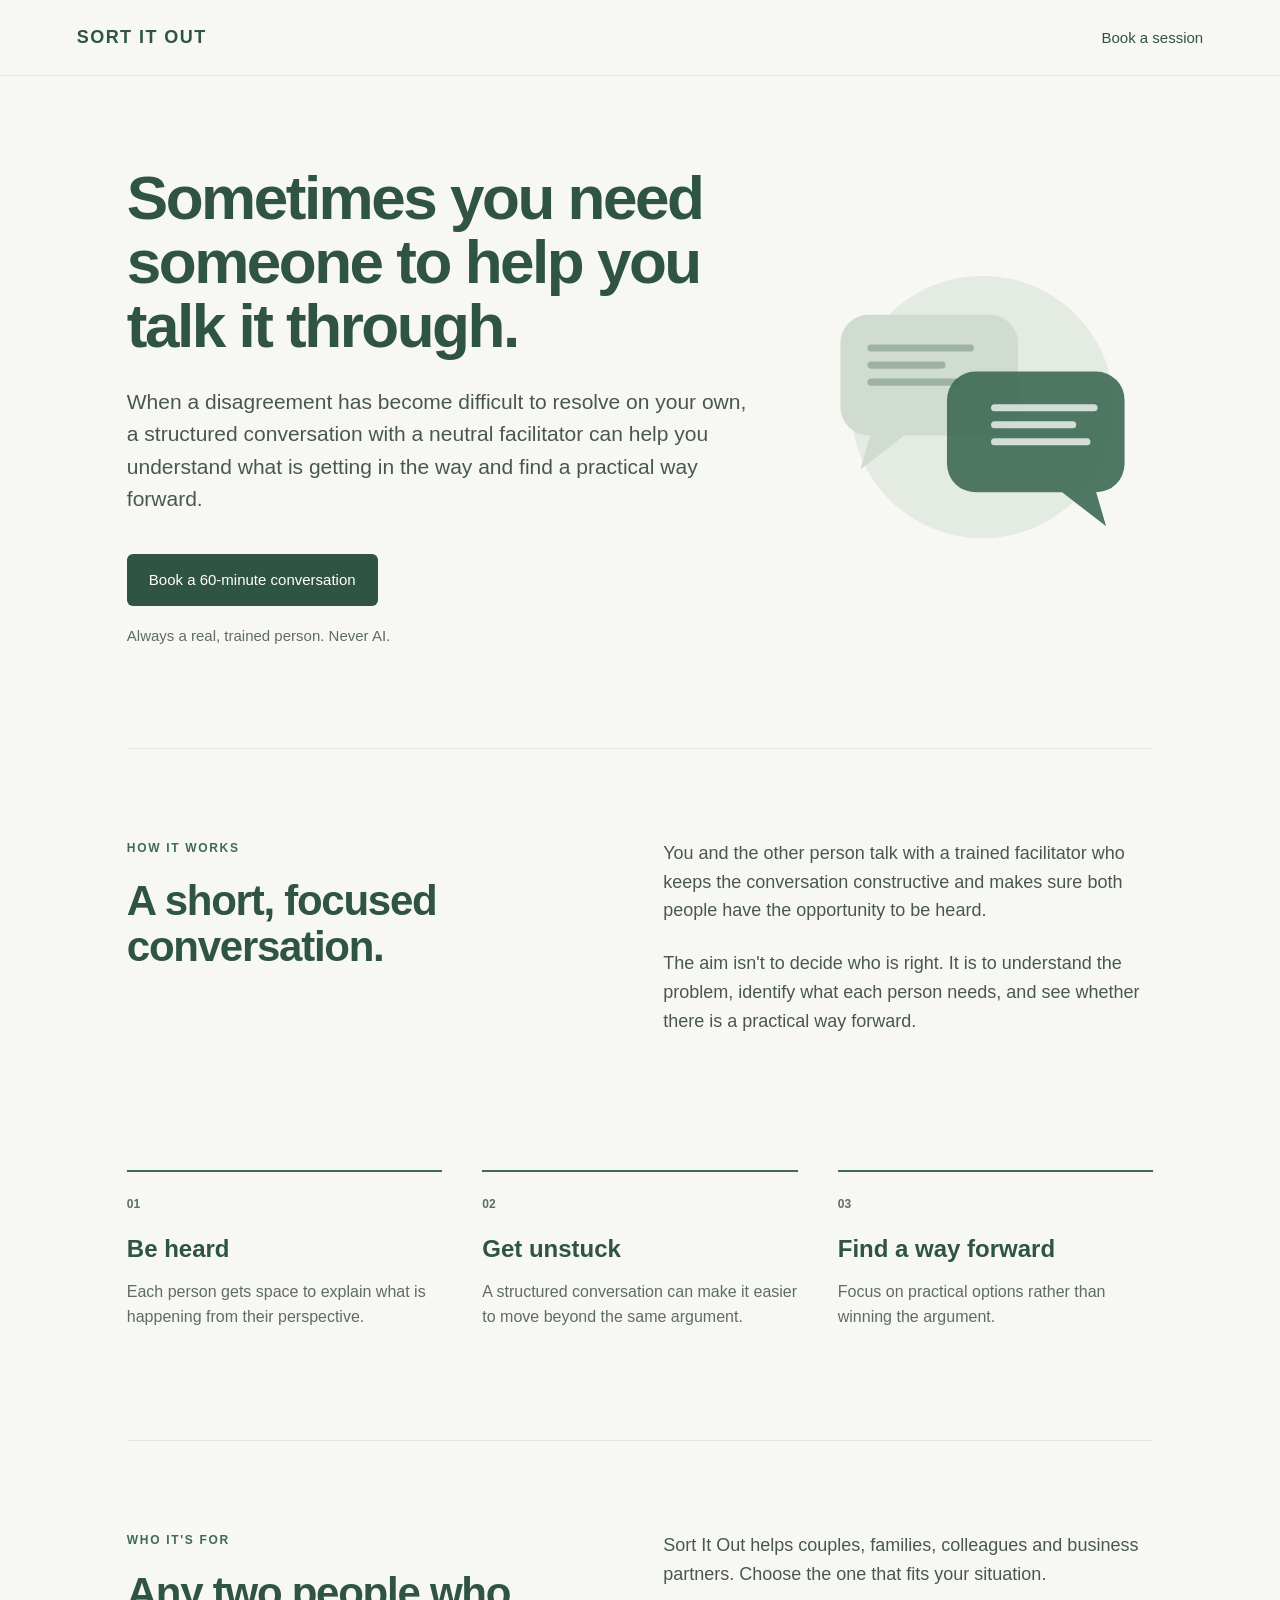
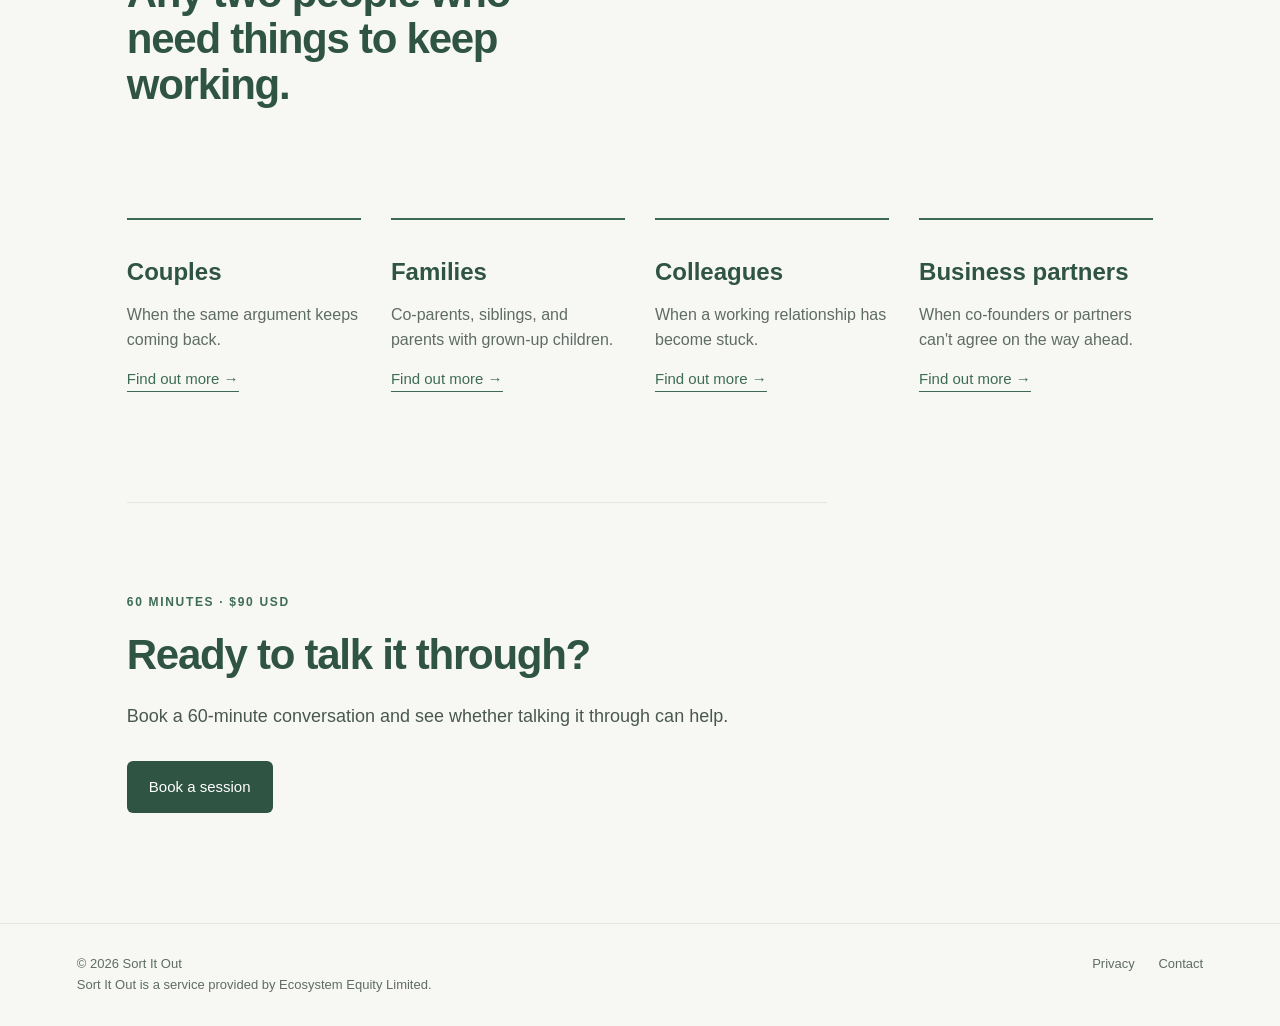
<file: index.html>
<!DOCTYPE html>
<html lang="en">
<head>
    <meta charset="UTF-8">
    <meta name="viewport" content="width=device-width, initial-scale=1.0">
    <title>Sort It Out — Find a way forward</title>
    <meta name="description" content="Sort It Out helps people have difficult conversations and find a practical way forward.">
    <link rel="stylesheet" href="style.css?v=6">
</head>

<body>

<header>
    <div class="logo">SORT IT OUT</div>
    <a href="https://calendly.com/sort-it-out/60-min">Book a session</a>
</header>

<main>

    <section class="hero hero-split">
        <div class="hero-text">
        <h1>Sometimes you need someone to help you talk it through.</h1>

        <p class="intro">
            When a disagreement has become difficult to resolve on your own,
            a structured conversation with a neutral facilitator can help you
            understand what is getting in the way and find a practical way forward.
        </p>

        <a class="button" href="https://calendly.com/mark-ecosystemequity/sort-it-out">
            Book a 60-minute conversation
        </a>

        <p class="hero-note">Always a real, trained person. Never AI.</p>
        </div>

        <div class="hero-art">
            <img src="conversation.svg" alt="" width="480" height="400">
        </div>
    </section>


    <section class="section">
        <div class="section-heading">
            <p class="eyebrow">HOW IT WORKS</p>
            <h2>A short, focused conversation.</h2>
        </div>

        <div class="text">
            <p>
                You and the other person talk with a trained facilitator who
                keeps the conversation constructive and makes sure both people
                have the opportunity to be heard.
            </p>

            <p>
                The aim isn't to decide who is right. It is to understand the
                problem, identify what each person needs, and see whether there
                is a practical way forward.
            </p>
        </div>
    </section>


    <section class="three-column">

        <div>
            <span>01</span>
            <h3>Be heard</h3>
            <p>
                Each person gets space to explain what is happening from
                their perspective.
            </p>
        </div>

        <div>
            <span>02</span>
            <h3>Get unstuck</h3>
            <p>
                A structured conversation can make it easier to move beyond
                the same argument.
            </p>
        </div>

        <div>
            <span>03</span>
            <h3>Find a way forward</h3>
            <p>
                Focus on practical options rather than winning the argument.
            </p>
        </div>

    </section>


    <section class="section">
        <div class="section-heading">
            <p class="eyebrow">WHO IT'S FOR</p>
            <h2>Any two people who need things to keep working.</h2>
        </div>

        <div class="text">
            <p>
                Sort It Out helps couples, families, colleagues and business
                partners. Choose the one that fits your situation.
            </p>
        </div>
    </section>


    <section class="three-column four-column">

        <div>
            <h3><a href="couples.html">Couples</a></h3>
            <p>
                When the same argument keeps coming back.
            </p>
            <a class="more" href="couples.html">Find out more →</a>
        </div>

        <div>
            <h3><a href="families.html">Families</a></h3>
            <p>
                Co-parents, siblings, and parents with grown-up children.
            </p>
            <a class="more" href="families.html">Find out more →</a>
        </div>

        <div>
            <h3><a href="colleagues.html">Colleagues</a></h3>
            <p>
                When a working relationship has become stuck.
            </p>
            <a class="more" href="colleagues.html">Find out more →</a>
        </div>

        <div>
            <h3><a href="business-partners.html">Business partners</a></h3>
            <p>
                When co-founders or partners can't agree on the way ahead.
            </p>
            <a class="more" href="business-partners.html">Find out more →</a>
        </div>

    </section>


    <section class="book" id="book">
        <p class="eyebrow">60 MINUTES · $90 USD</p>

        <h2>Ready to talk it through?</h2>

        <p>
            Book a 60-minute conversation and see whether talking it through
            can help.
        </p>

        <a class="button" href="https://calendly.com/mark-ecosystemequity/sort-it-out">
            Book a session
        </a>
    </section>

</main>


<footer>
    <div>
        <div>© 2026 Sort It Out</div>
        <div>Sort It Out is a service provided by Ecosystem Equity Limited.</div>
    </div>
    <div>
        <a href="#">Privacy</a>
        <a href="#">Contact</a>
    </div>
</footer>

</body>
</html>
</file>
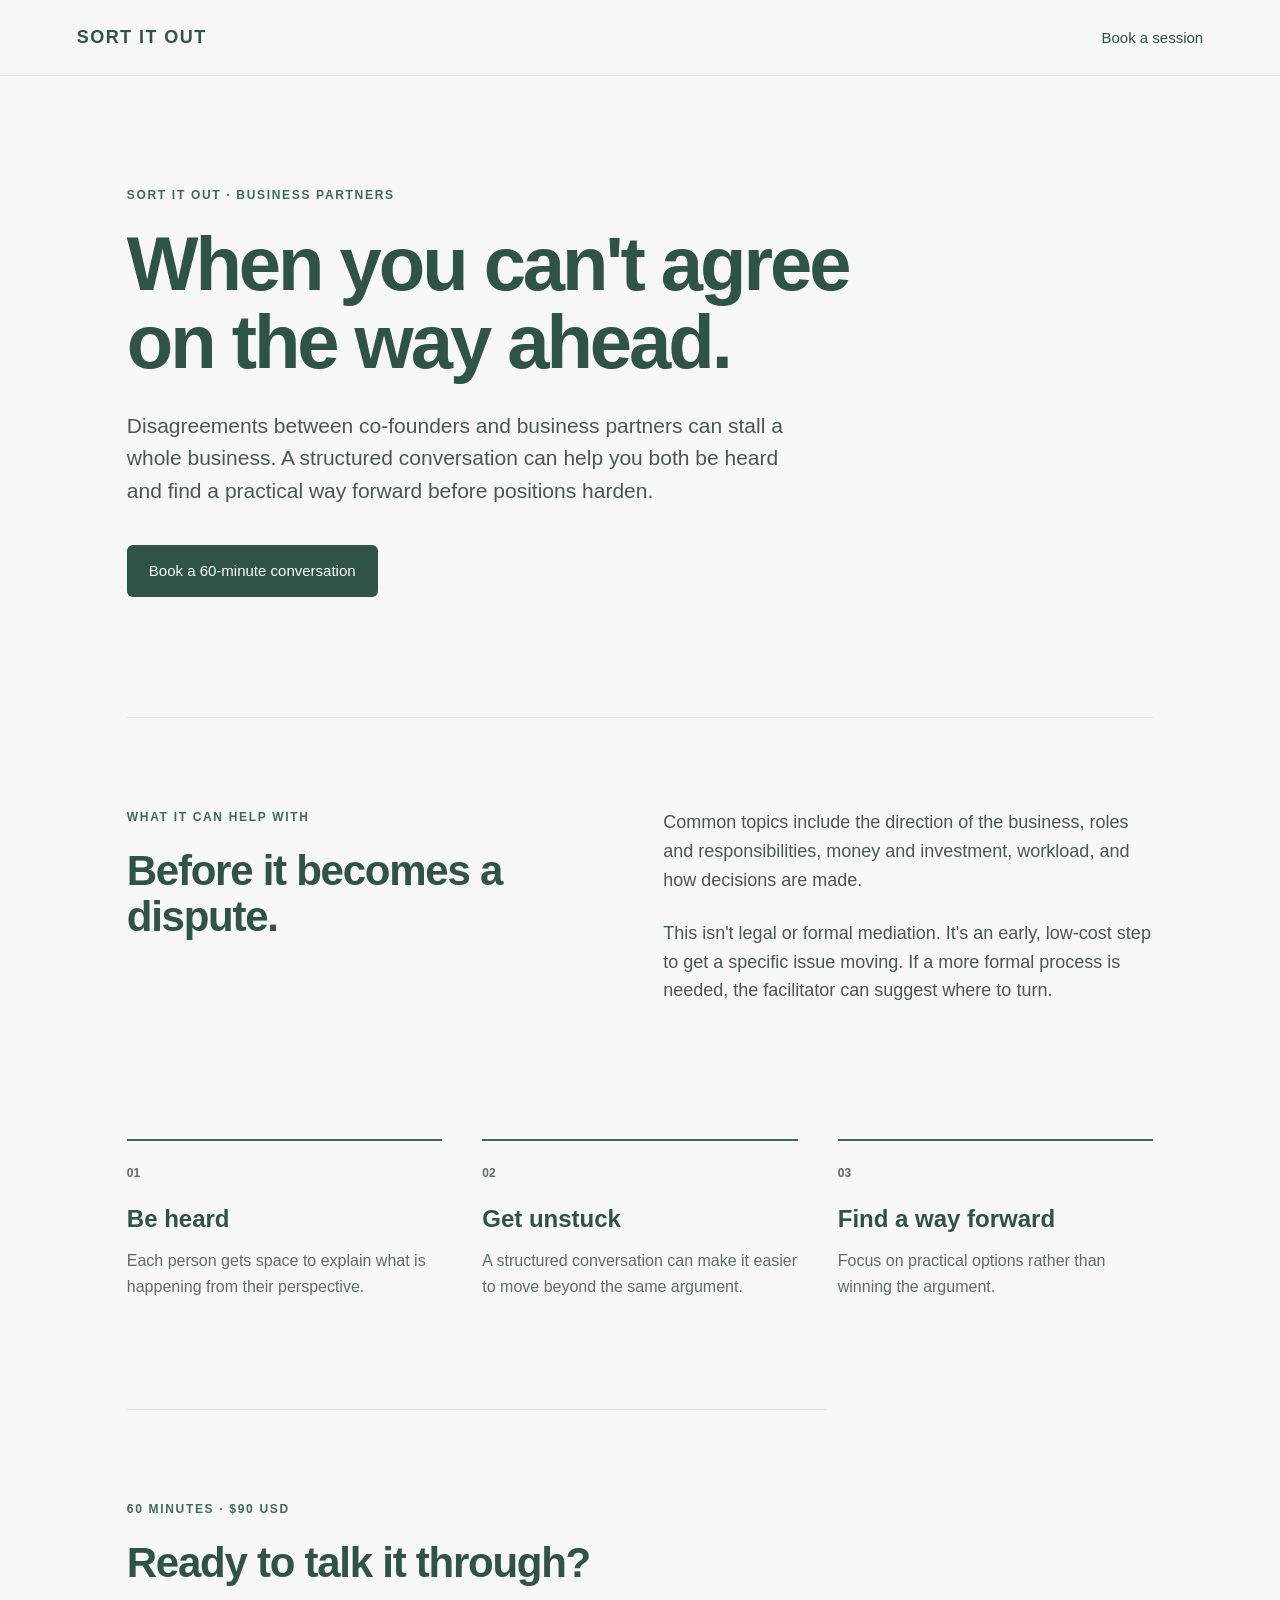
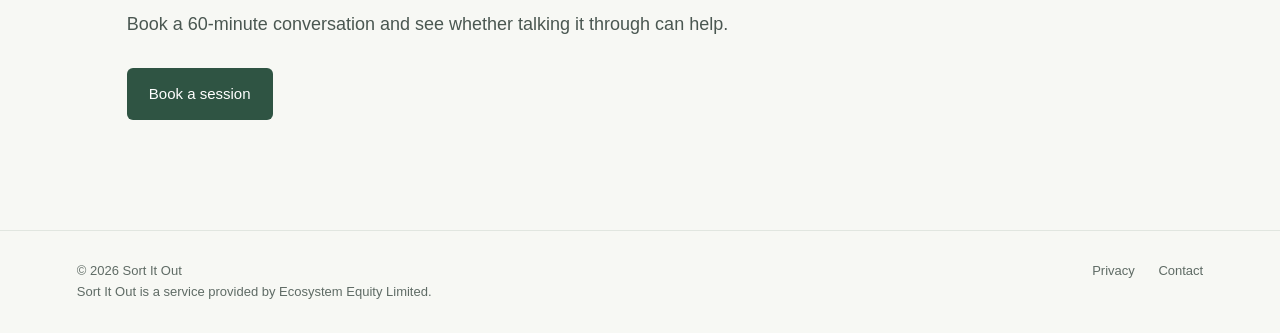
<file: business-partners.html>
<!DOCTYPE html>
<html lang="en">
<head>
    <meta charset="UTF-8">
    <meta name="viewport" content="width=device-width, initial-scale=1.0">
    <title>Sort It Out for Business partners — Find a way forward</title>
    <meta name="description" content="A single structured conversation for co-founders and business partners stuck on a specific disagreement.">
    <link rel="stylesheet" href="style.css?v=6">
</head>

<body>

<header>
    <a class="logo" href="index.html">SORT IT OUT</a>
    <a href="https://calendly.com/mark-ecosystemequity/sort-it-out">Book a session</a>
</header>

<main>

    <section class="hero">
        <p class="eyebrow">SORT IT OUT · BUSINESS PARTNERS</p>

        <h1>When you can't agree on the way ahead.</h1>

        <p class="intro">
            Disagreements between co-founders and business partners can stall a whole business. A structured conversation can help you both be heard and find a practical way forward before positions harden.
        </p>

        <a class="button" href="https://calendly.com/mark-ecosystemequity/sort-it-out">
            Book a 60-minute conversation
        </a>
    </section>


    <section class="section">
        <div class="section-heading">
            <p class="eyebrow">WHAT IT CAN HELP WITH</p>
            <h2>Before it becomes a dispute.</h2>
        </div>

        <div class="text">
            <p>
                Common topics include the direction of the business, roles and responsibilities, money and investment, workload, and how decisions are made.
            </p>

            <p>
                This isn't legal or formal mediation. It's an early, low-cost step to get a specific issue moving. If a more formal process is needed, the facilitator can suggest where to turn.
            </p>
        </div>
    </section>


    <section class="three-column">

        <div>
            <span>01</span>
            <h3>Be heard</h3>
            <p>
                Each person gets space to explain what is happening from
                their perspective.
            </p>
        </div>

        <div>
            <span>02</span>
            <h3>Get unstuck</h3>
            <p>
                A structured conversation can make it easier to move beyond
                the same argument.
            </p>
        </div>

        <div>
            <span>03</span>
            <h3>Find a way forward</h3>
            <p>
                Focus on practical options rather than winning the argument.
            </p>
        </div>

    </section>


    <section class="book" id="book">
        <p class="eyebrow">60 MINUTES · $90 USD</p>

        <h2>Ready to talk it through?</h2>

        <p>
            Book a 60-minute conversation and see whether talking it through
            can help.
        </p>

        <a class="button" href="https://calendly.com/mark-ecosystemequity/sort-it-out">
            Book a session
        </a>
    </section>

</main>


<footer>
    <div>
        <div>© 2026 Sort It Out</div>
        <div>Sort It Out is a service provided by Ecosystem Equity Limited.</div>
    </div>
    <div>
        <a href="#">Privacy</a>
        <a href="#">Contact</a>
    </div>
</footer>

</body>
</html>
</file>
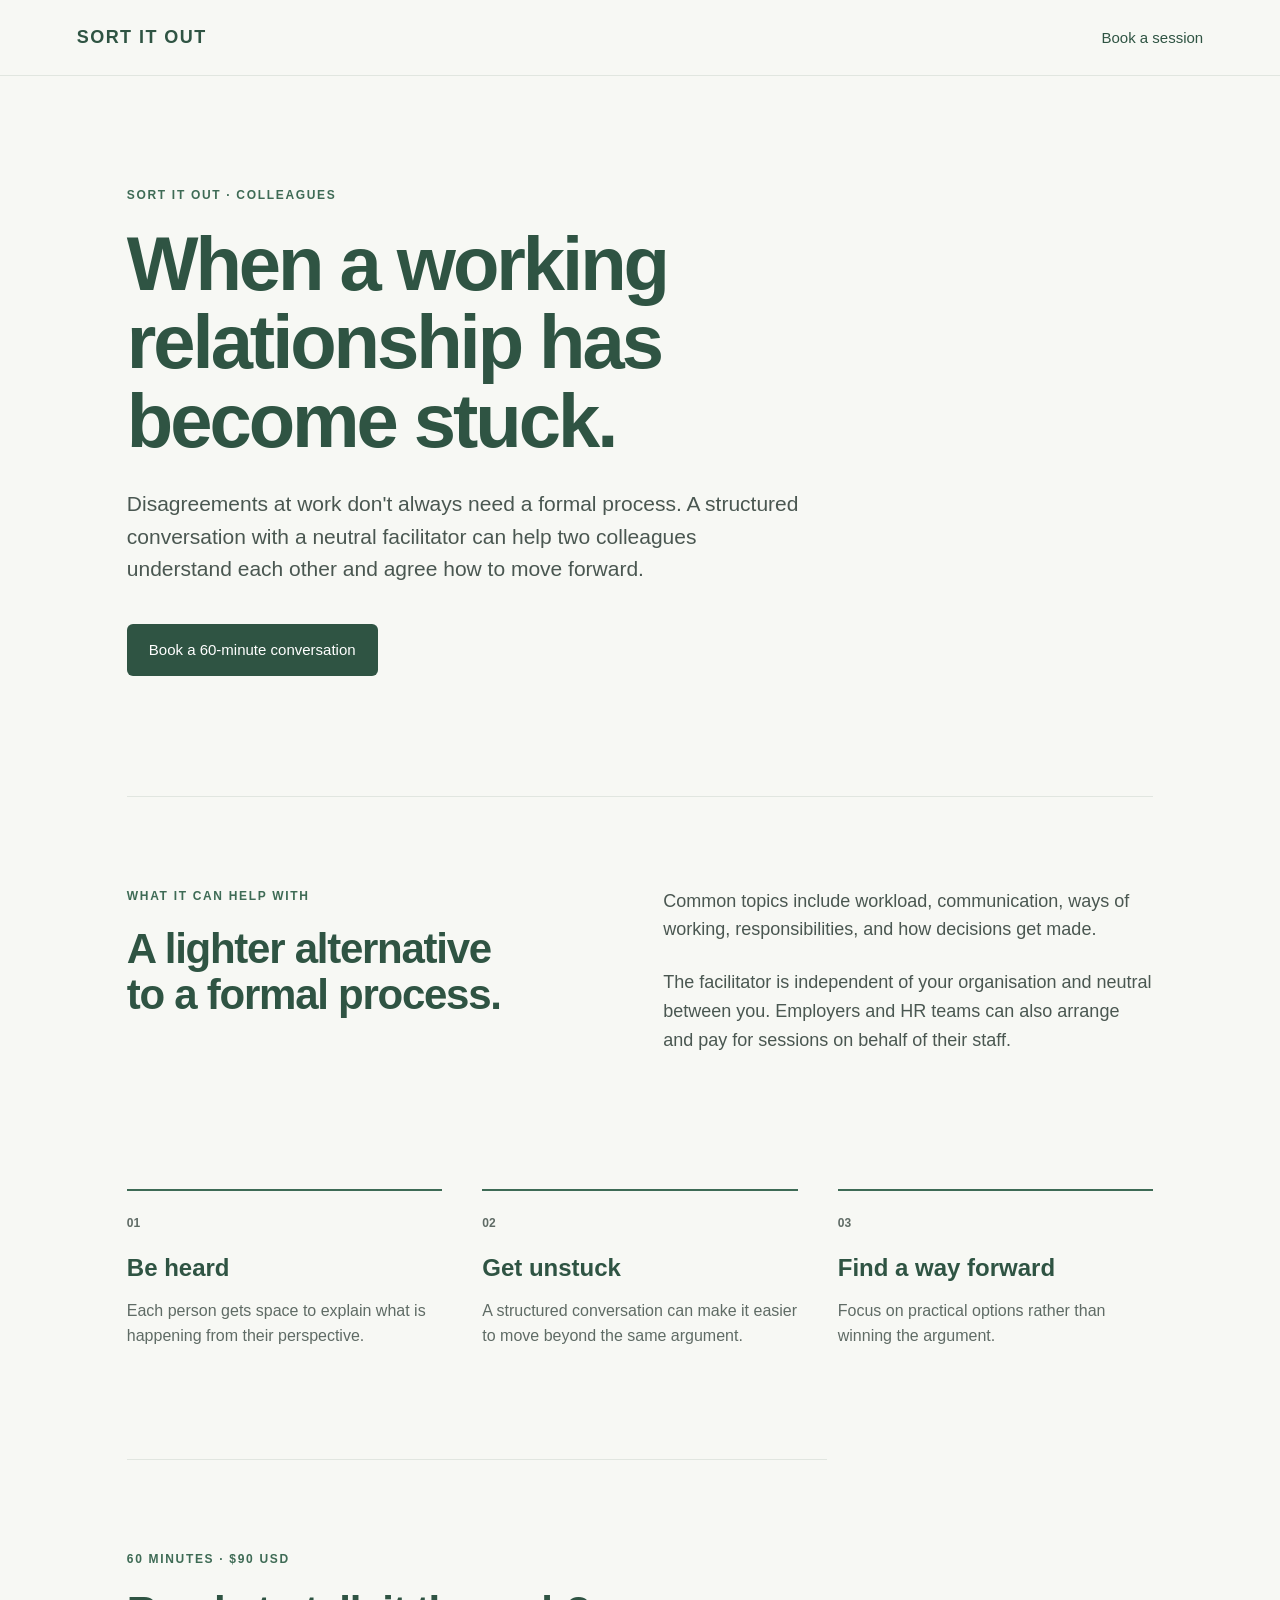
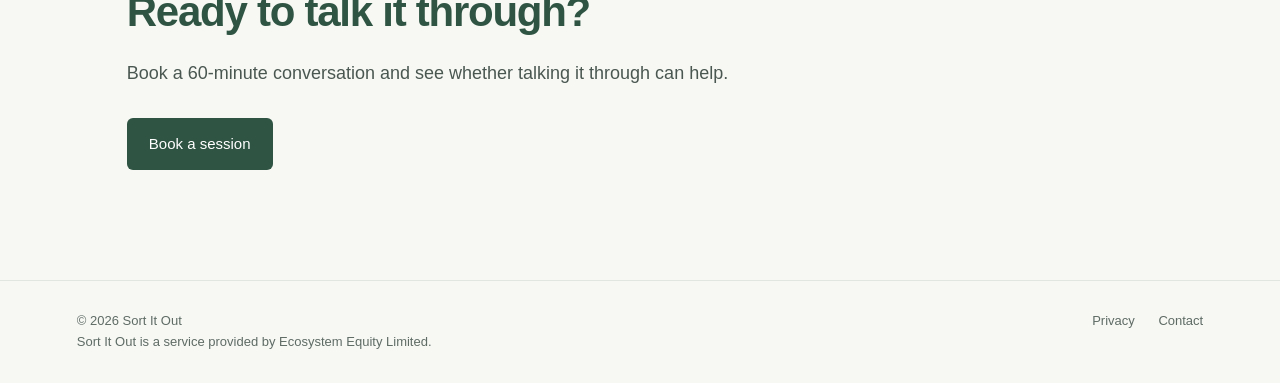
<file: colleagues.html>
<!DOCTYPE html>
<html lang="en">
<head>
    <meta charset="UTF-8">
    <meta name="viewport" content="width=device-width, initial-scale=1.0">
    <title>Sort It Out for Colleagues — Find a way forward</title>
    <meta name="description" content="A single structured conversation for colleagues stuck on a specific disagreement at work.">
    <link rel="stylesheet" href="style.css?v=6">
</head>

<body>

<header>
    <a class="logo" href="index.html">SORT IT OUT</a>
    <a href="https://calendly.com/mark-ecosystemequity/sort-it-out">Book a session</a>
</header>

<main>

    <section class="hero">
        <p class="eyebrow">SORT IT OUT · COLLEAGUES</p>

        <h1>When a working relationship has become stuck.</h1>

        <p class="intro">
            Disagreements at work don't always need a formal process. A structured conversation with a neutral facilitator can help two colleagues understand each other and agree how to move forward.
        </p>

        <a class="button" href="https://calendly.com/mark-ecosystemequity/sort-it-out">
            Book a 60-minute conversation
        </a>
    </section>


    <section class="section">
        <div class="section-heading">
            <p class="eyebrow">WHAT IT CAN HELP WITH</p>
            <h2>A lighter alternative to a formal process.</h2>
        </div>

        <div class="text">
            <p>
                Common topics include workload, communication, ways of working, responsibilities, and how decisions get made.
            </p>

            <p>
                The facilitator is independent of your organisation and neutral between you. Employers and HR teams can also arrange and pay for sessions on behalf of their staff.
            </p>
        </div>
    </section>


    <section class="three-column">

        <div>
            <span>01</span>
            <h3>Be heard</h3>
            <p>
                Each person gets space to explain what is happening from
                their perspective.
            </p>
        </div>

        <div>
            <span>02</span>
            <h3>Get unstuck</h3>
            <p>
                A structured conversation can make it easier to move beyond
                the same argument.
            </p>
        </div>

        <div>
            <span>03</span>
            <h3>Find a way forward</h3>
            <p>
                Focus on practical options rather than winning the argument.
            </p>
        </div>

    </section>


    <section class="book" id="book">
        <p class="eyebrow">60 MINUTES · $90 USD</p>

        <h2>Ready to talk it through?</h2>

        <p>
            Book a 60-minute conversation and see whether talking it through
            can help.
        </p>

        <a class="button" href="https://calendly.com/mark-ecosystemequity/sort-it-out">
            Book a session
        </a>
    </section>

</main>


<footer>
    <div>
        <div>© 2026 Sort It Out</div>
        <div>Sort It Out is a service provided by Ecosystem Equity Limited.</div>
    </div>
    <div>
        <a href="#">Privacy</a>
        <a href="#">Contact</a>
    </div>
</footer>

</body>
</html>
</file>
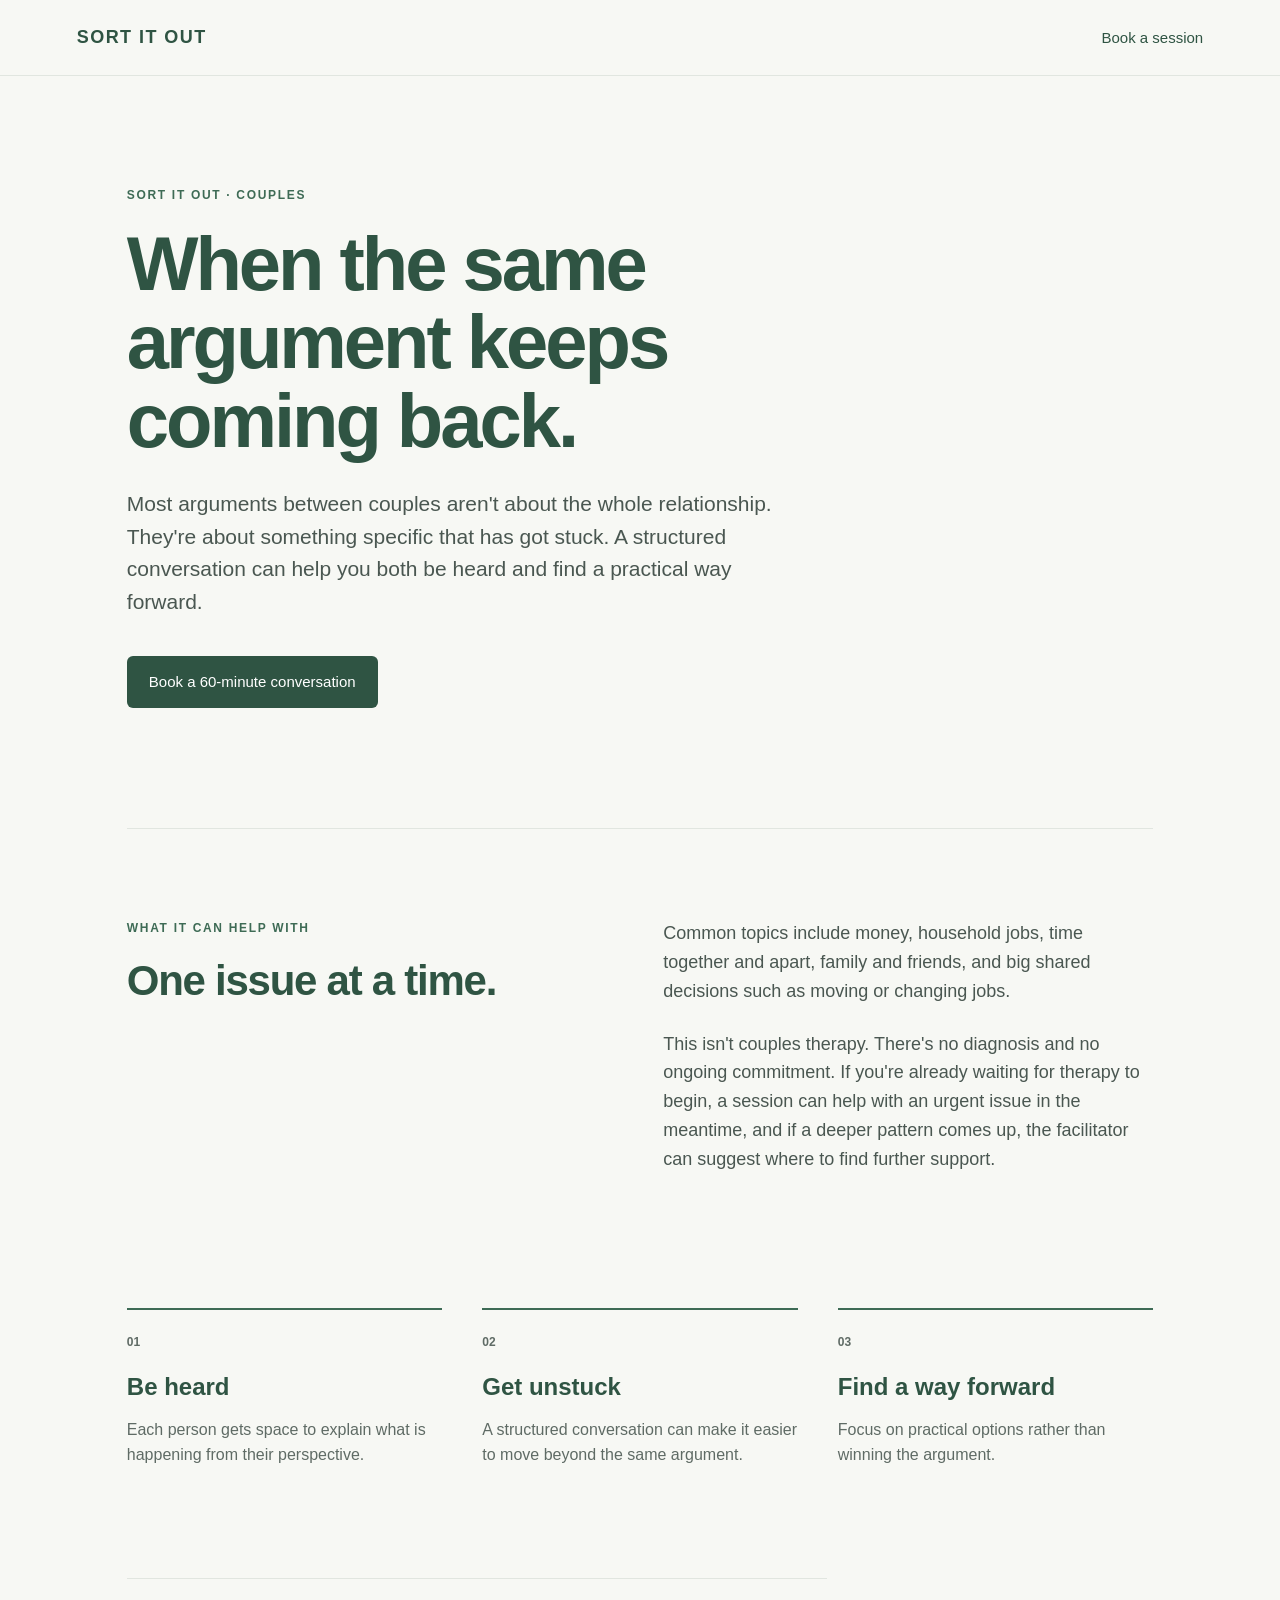
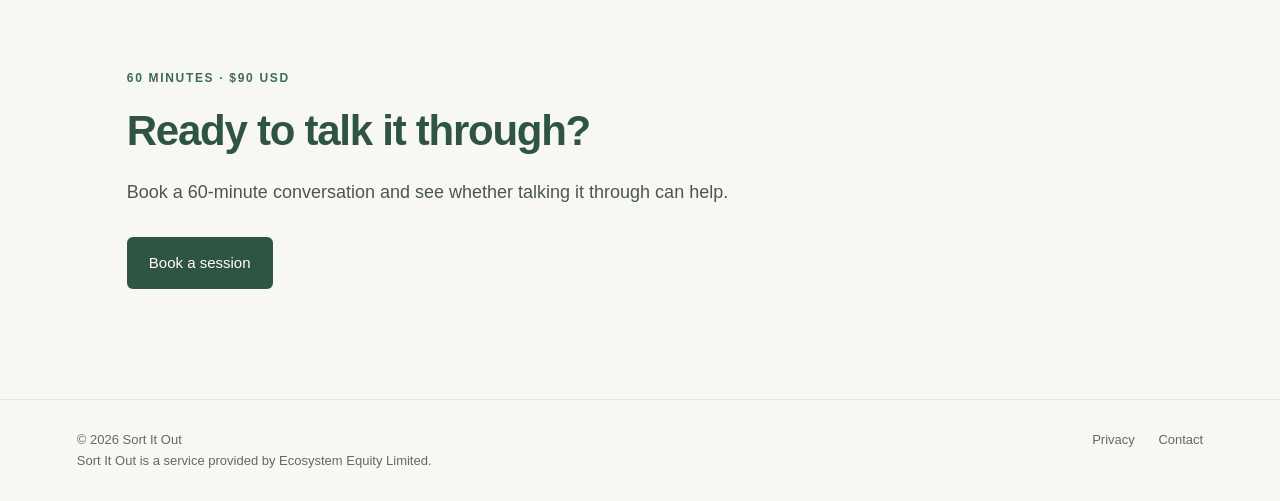
<file: couples.html>
<!DOCTYPE html>
<html lang="en">
<head>
    <meta charset="UTF-8">
    <meta name="viewport" content="width=device-width, initial-scale=1.0">
    <title>Sort It Out for Couples — Find a way forward</title>
    <meta name="description" content="A single structured conversation for couples stuck on a specific disagreement.">
    <link rel="stylesheet" href="style.css?v=6">
</head>

<body>

<header>
    <a class="logo" href="index.html">SORT IT OUT</a>
    <a href="https://calendly.com/mark-ecosystemequity/sort-it-out">Book a session</a>
</header>

<main>

    <section class="hero">
        <p class="eyebrow">SORT IT OUT · COUPLES</p>

        <h1>When the same argument keeps coming back.</h1>

        <p class="intro">
            Most arguments between couples aren't about the whole relationship. They're about something specific that has got stuck. A structured conversation can help you both be heard and find a practical way forward.
        </p>

        <a class="button" href="https://calendly.com/mark-ecosystemequity/sort-it-out">
            Book a 60-minute conversation
        </a>
    </section>


    <section class="section">
        <div class="section-heading">
            <p class="eyebrow">WHAT IT CAN HELP WITH</p>
            <h2>One issue at a time.</h2>
        </div>

        <div class="text">
            <p>
                Common topics include money, household jobs, time together and apart, family and friends, and big shared decisions such as moving or changing jobs.
            </p>

            <p>
                This isn't couples therapy. There's no diagnosis and no ongoing commitment. If you're already waiting for therapy to begin, a session can help with an urgent issue in the meantime, and if a deeper pattern comes up, the facilitator can suggest where to find further support.
            </p>
        </div>
    </section>


    <section class="three-column">

        <div>
            <span>01</span>
            <h3>Be heard</h3>
            <p>
                Each person gets space to explain what is happening from
                their perspective.
            </p>
        </div>

        <div>
            <span>02</span>
            <h3>Get unstuck</h3>
            <p>
                A structured conversation can make it easier to move beyond
                the same argument.
            </p>
        </div>

        <div>
            <span>03</span>
            <h3>Find a way forward</h3>
            <p>
                Focus on practical options rather than winning the argument.
            </p>
        </div>

    </section>


    <section class="book" id="book">
        <p class="eyebrow">60 MINUTES · $90 USD</p>

        <h2>Ready to talk it through?</h2>

        <p>
            Book a 60-minute conversation and see whether talking it through
            can help.
        </p>

        <a class="button" href="https://calendly.com/mark-ecosystemequity/sort-it-out">
            Book a session
        </a>
    </section>

</main>


<footer>
    <div>
        <div>© 2026 Sort It Out</div>
        <div>Sort It Out is a service provided by Ecosystem Equity Limited.</div>
    </div>
    <div>
        <a href="#">Privacy</a>
        <a href="#">Contact</a>
    </div>
</footer>

</body>
</html>
</file>
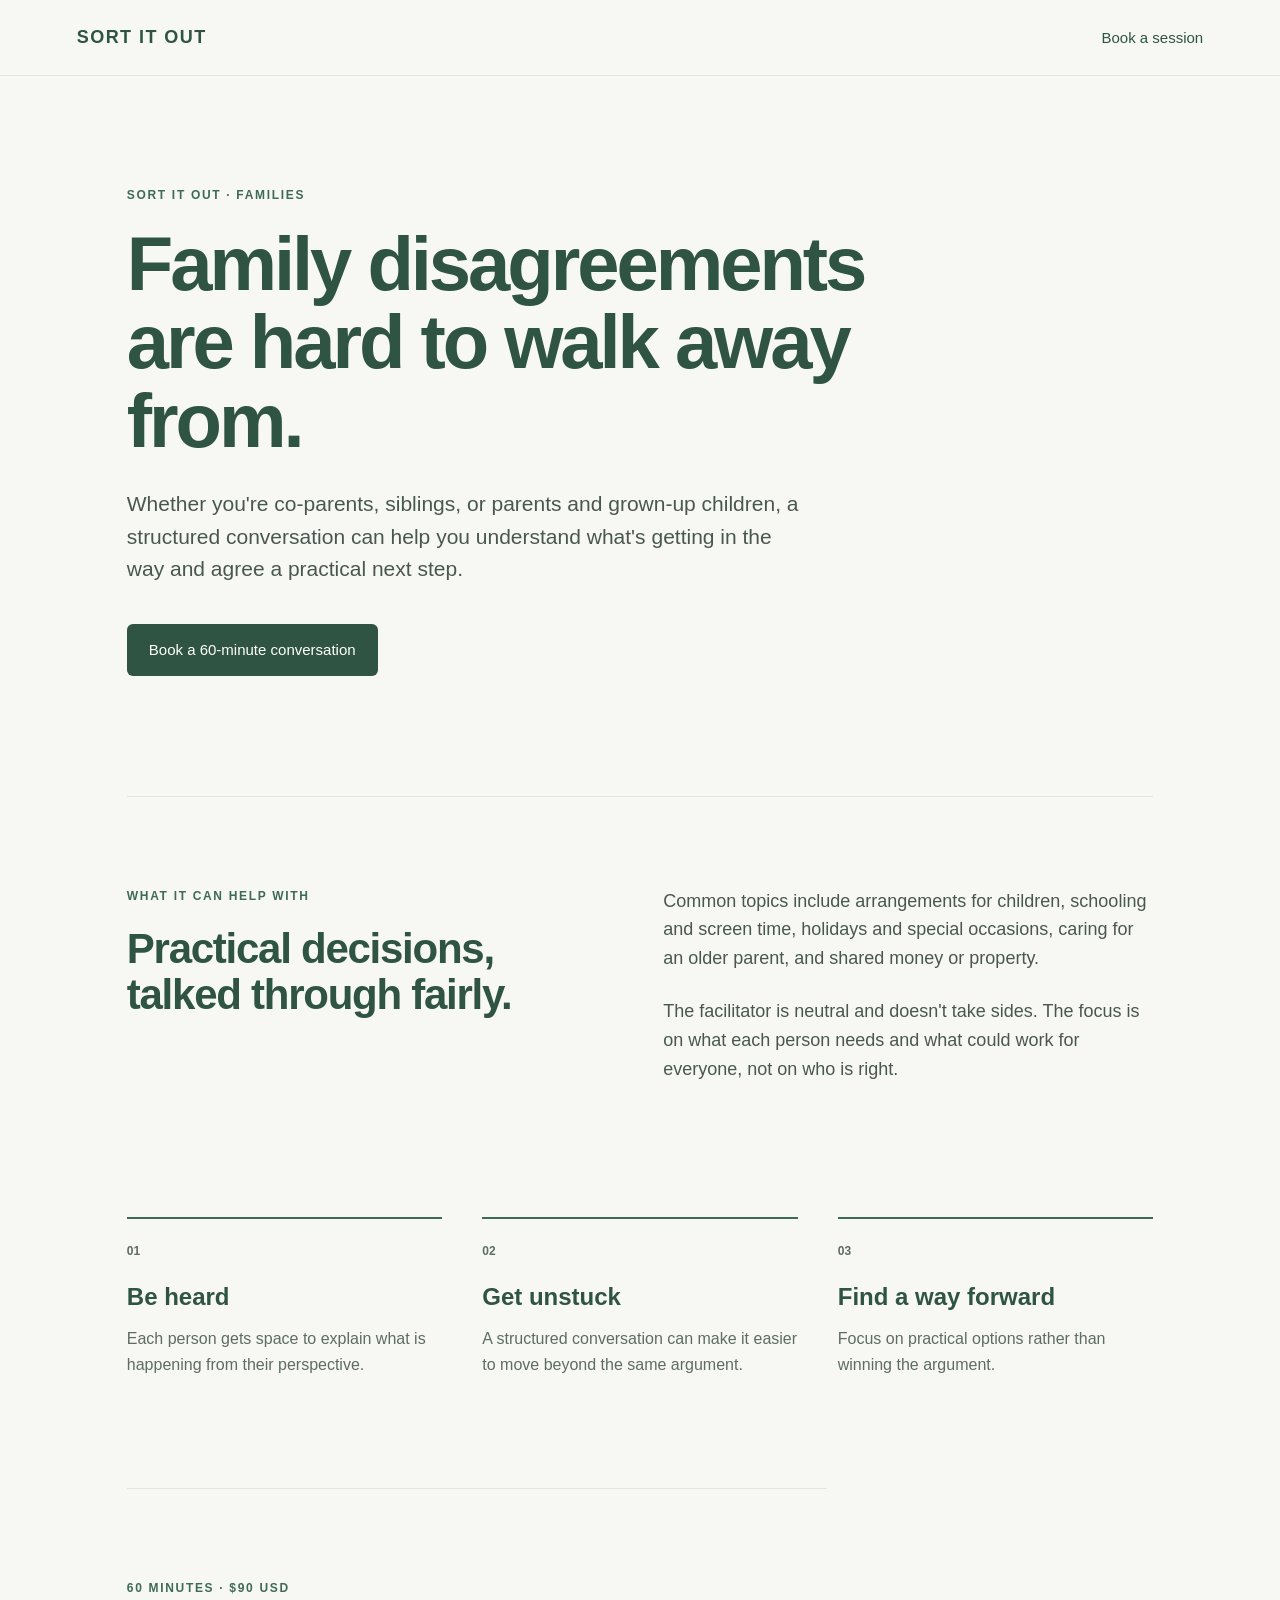
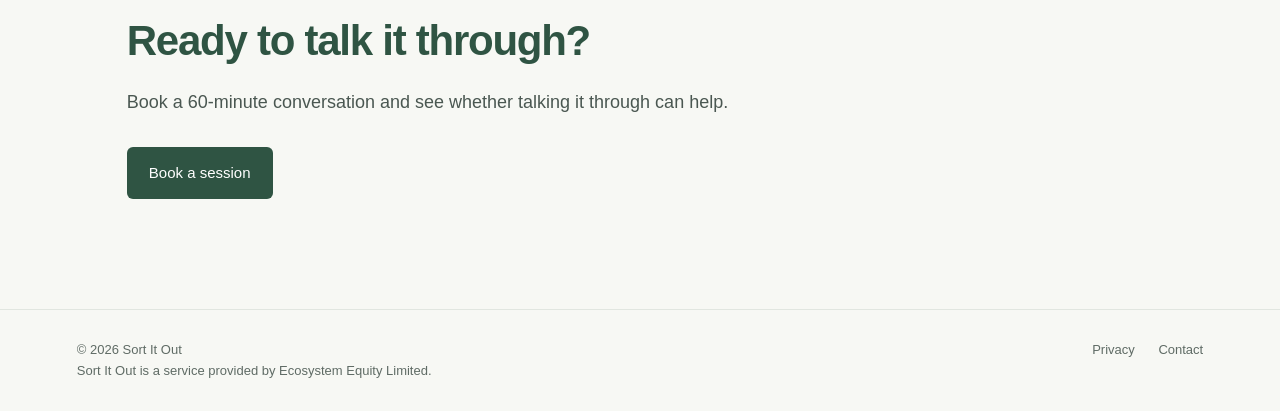
<file: families.html>
<!DOCTYPE html>
<html lang="en">
<head>
    <meta charset="UTF-8">
    <meta name="viewport" content="width=device-width, initial-scale=1.0">
    <title>Sort It Out for Families — Find a way forward</title>
    <meta name="description" content="A single structured conversation for co-parents, siblings and families stuck on a specific disagreement.">
    <link rel="stylesheet" href="style.css?v=6">
</head>

<body>

<header>
    <a class="logo" href="index.html">SORT IT OUT</a>
    <a href="https://calendly.com/mark-ecosystemequity/sort-it-out">Book a session</a>
</header>

<main>

    <section class="hero">
        <p class="eyebrow">SORT IT OUT · FAMILIES</p>

        <h1>Family disagreements are hard to walk away from.</h1>

        <p class="intro">
            Whether you're co-parents, siblings, or parents and grown-up children, a structured conversation can help you understand what's getting in the way and agree a practical next step.
        </p>

        <a class="button" href="https://calendly.com/mark-ecosystemequity/sort-it-out">
            Book a 60-minute conversation
        </a>
    </section>


    <section class="section">
        <div class="section-heading">
            <p class="eyebrow">WHAT IT CAN HELP WITH</p>
            <h2>Practical decisions, talked through fairly.</h2>
        </div>

        <div class="text">
            <p>
                Common topics include arrangements for children, schooling and screen time, holidays and special occasions, caring for an older parent, and shared money or property.
            </p>

            <p>
                The facilitator is neutral and doesn't take sides. The focus is on what each person needs and what could work for everyone, not on who is right.
            </p>
        </div>
    </section>


    <section class="three-column">

        <div>
            <span>01</span>
            <h3>Be heard</h3>
            <p>
                Each person gets space to explain what is happening from
                their perspective.
            </p>
        </div>

        <div>
            <span>02</span>
            <h3>Get unstuck</h3>
            <p>
                A structured conversation can make it easier to move beyond
                the same argument.
            </p>
        </div>

        <div>
            <span>03</span>
            <h3>Find a way forward</h3>
            <p>
                Focus on practical options rather than winning the argument.
            </p>
        </div>

    </section>


    <section class="book" id="book">
        <p class="eyebrow">60 MINUTES · $90 USD</p>

        <h2>Ready to talk it through?</h2>

        <p>
            Book a 60-minute conversation and see whether talking it through
            can help.
        </p>

        <a class="button" href="https://calendly.com/mark-ecosystemequity/sort-it-out">
            Book a session
        </a>
    </section>

</main>


<footer>
    <div>
        <div>© 2026 Sort It Out</div>
        <div>Sort It Out is a service provided by Ecosystem Equity Limited.</div>
    </div>
    <div>
        <a href="#">Privacy</a>
        <a href="#">Contact</a>
    </div>
</footer>

</body>
</html>
</file>
<file: style.css>
* {
    box-sizing: border-box;
}

html {
    scroll-behavior: smooth;
}

body {
    margin: 0;
    font-family: Arial, Helvetica, sans-serif;
    color: #2f5443;
    background: #f7f8f4;
    line-height: 1.6;
}

header {
    height: 76px;
    padding: 0 6vw;
    display: flex;
    align-items: center;
    justify-content: space-between;
    border-bottom: 1px solid #e1e6e0;
}

.logo {
    font-size: 18px;
    font-weight: 700;
    letter-spacing: 0.08em;
}

header a {
    color: #2f5443;
    text-decoration: none;
    font-size: 15px;
}

main {
    max-width: 1180px;
    margin: 0 auto;
    padding: 0 6vw;
}

.hero {
    max-width: 850px;
    padding: 110px 0 120px;
}

.eyebrow {
    margin: 0 0 20px;
    font-size: 12px;
    font-weight: 700;
    letter-spacing: 0.14em;
    color: #3e6b55;
}

h1 {
    max-width: 800px;
    margin: 0 0 28px;
    font-size: clamp(44px, 6vw, 76px);
    line-height: 1.03;
    letter-spacing: -0.04em;
    font-weight: 600;
}

.intro {
    max-width: 680px;
    margin: 0 0 38px;
    font-size: 21px;
    line-height: 1.55;
    color: #4a5751;
}

.button {
    display: inline-block;
    padding: 14px 22px;
    background: #2f5443;
    color: white;
    text-decoration: none;
    font-size: 15px;
    border-radius: 6px;
    transition: background-color 0.15s ease;
}

.button:hover {
    background: #24423a;
}

a:focus-visible {
    outline: 2px solid #3e6b55;
    outline-offset: 3px;
    border-radius: 4px;
}

.three-column .more:hover,
header a:hover,
footer a:hover {
    color: #2f5443;
}

.section {
    padding: 90px 0;
    border-top: 1px solid #e1e6e0;
    display: grid;
    grid-template-columns: 1fr 1.2fr;
    gap: 10vw;
}

.section-heading h2,
.book h2 {
    margin: 0;
    font-size: 42px;
    line-height: 1.1;
    letter-spacing: -0.03em;
    font-weight: 600;
}

.text {
    max-width: 600px;
    font-size: 18px;
    color: #4a5751;
}

.text p {
    margin-top: 0;
    margin-bottom: 24px;
}

.three-column {
    padding: 20px 0 110px;
    display: grid;
    grid-template-columns: repeat(3, 1fr);
    gap: 40px;
}

.three-column div {
    border-top: 2px solid #3e6b55;
    padding-top: 18px;
}

.three-column span {
    font-size: 12px;
    font-weight: 700;
    color: #5f6b65;
}

h3 {
    margin: 15px 0 10px;
    font-size: 24px;
    font-weight: 600;
}

.three-column p {
    margin: 0;
    color: #5f6b65;
}

.book {
    padding: 90px 0 110px;
    border-top: 1px solid #e1e6e0;
    max-width: 700px;
}

.book p:not(.eyebrow) {
    margin: 24px 0 30px;
    font-size: 18px;
    color: #4a5751;
}

footer {
    padding: 30px 6vw;
    border-top: 1px solid #e1e6e0;
    display: flex;
    justify-content: space-between;
    color: #5f6b65;
    font-size: 13px;
}

footer a {
    margin-left: 20px;
    color: #5f6b65;
    text-decoration: none;
}

/* Home page hero with illustration */

.hero-split {
    max-width: none;
    display: grid;
    grid-template-columns: 1.3fr 0.7fr;
    gap: 4vw;
    align-items: center;
    padding: 90px 0 100px;
}

.hero-split h1 {
    font-size: clamp(44px, 5vw, 62px);
}

.hero-art img {
    display: block;
    width: 100%;
    height: auto;
}

@media (max-width: 700px) {
    /* On phones: hide the illustration to keep the page short */
    .hero.hero-split {
        display: block;
    }

    .hero-art {
        display: none;
    }
}

/* Audience cards and pages */

.four-column {
    grid-template-columns: repeat(4, 1fr);
    gap: 30px;
}

.three-column h3 a {
    color: inherit;
    text-decoration: none;
}

.three-column .more {
    display: inline-block;
    margin-top: 14px;
    color: #3e6b55;
    font-size: 15px;
    text-decoration: none;
    border-bottom: 1px solid #3e6b55;
}

@media (max-width: 1000px) and (min-width: 701px) {
    .four-column {
        grid-template-columns: repeat(2, 1fr);
    }
}

@media (max-width: 700px) {

    header {
        padding: 0 5vw;
    }

    main {
        padding: 0 5vw;
    }

    .hero {
        padding: 75px 0 85px;
    }

    h1 {
        font-size: 48px;
    }

    .intro {
        font-size: 18px;
    }

    .section {
        display: block;
        padding: 70px 0;
    }

    .section-heading {
        margin-bottom: 35px;
    }

    .section-heading h2,
    .book h2 {
        font-size: 34px;
    }

    .three-column {
        display: block;
        padding: 10px 0 80px;
    }

    .three-column div {
        margin-bottom: 45px;
    }

    footer {
        display: block;
        padding: 25px 5vw;
    }

    footer div:last-child {
        margin-top: 12px;
    }

    footer a {
        margin-left: 0;
        margin-right: 20px;
    }
}

.hero-note {
    margin: 18px 0 0;
    font-size: 15px;
    color: #5f6b65;
}
</file>
